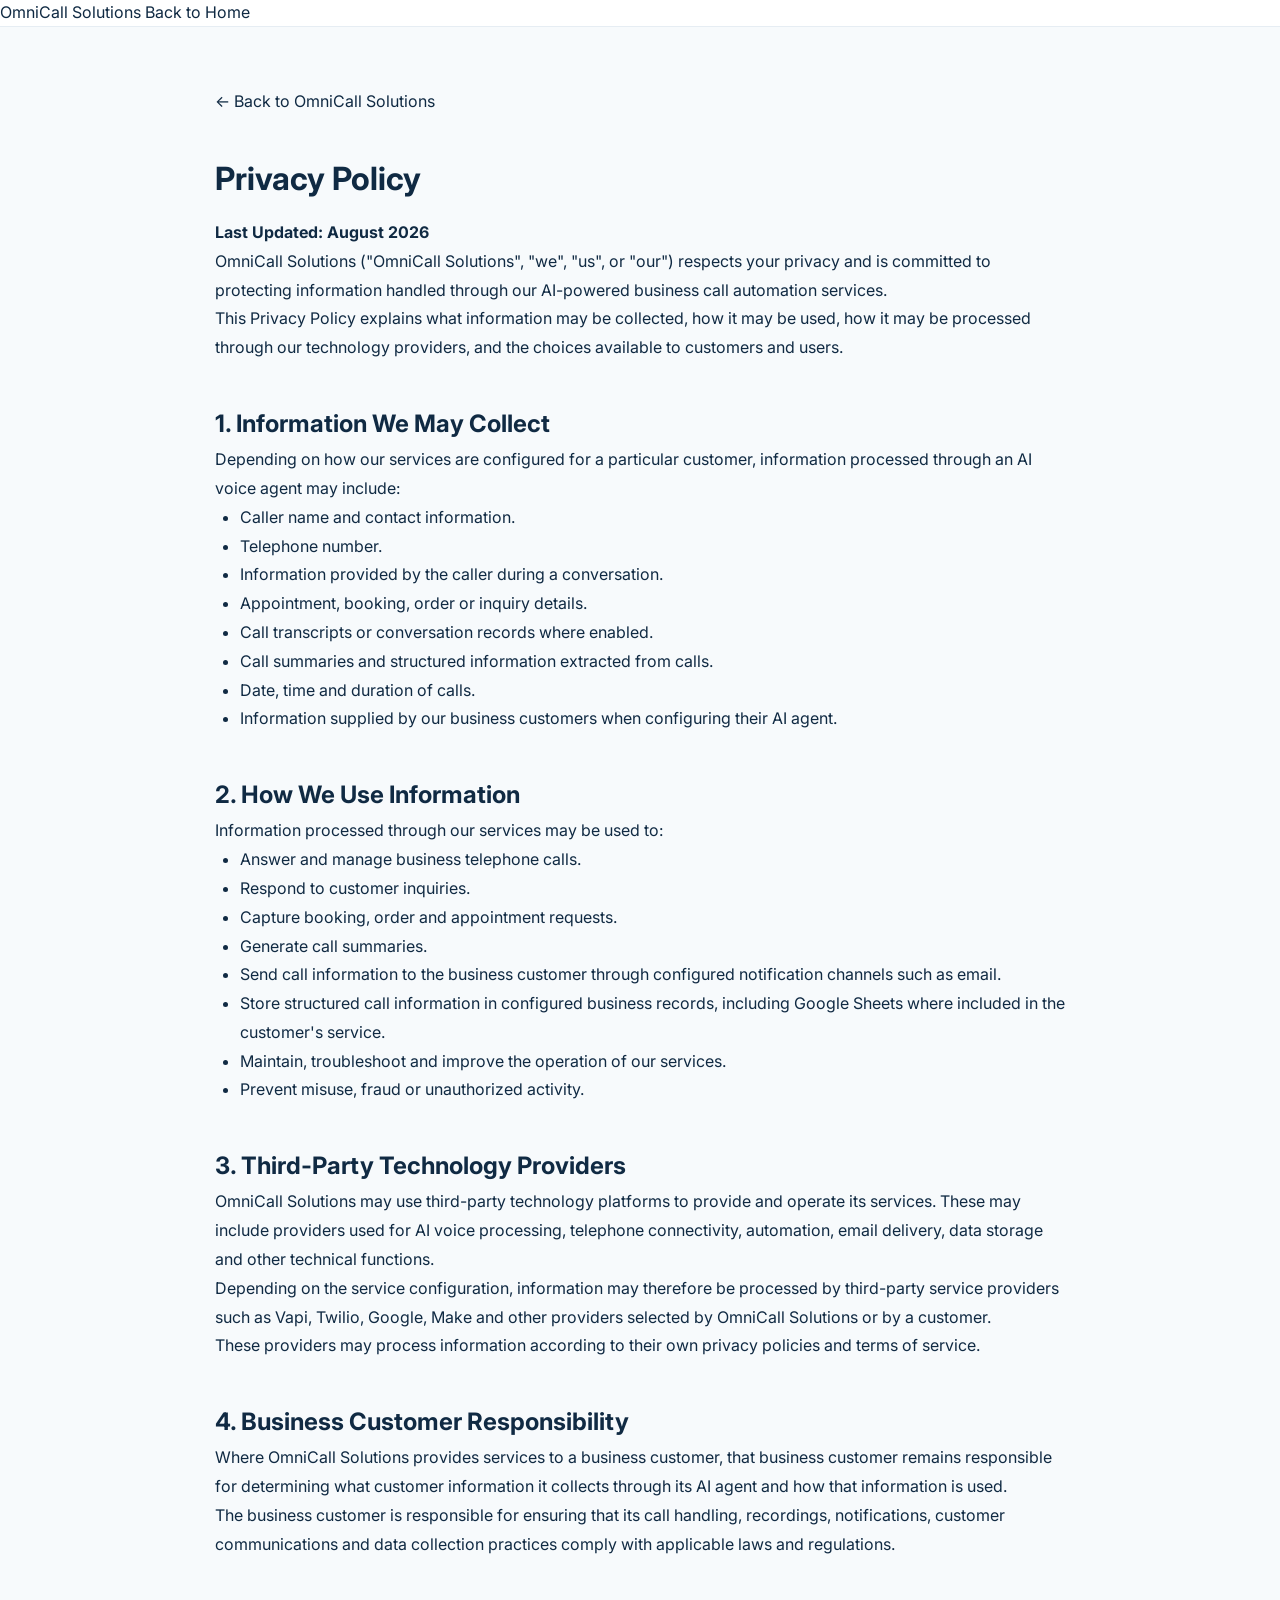
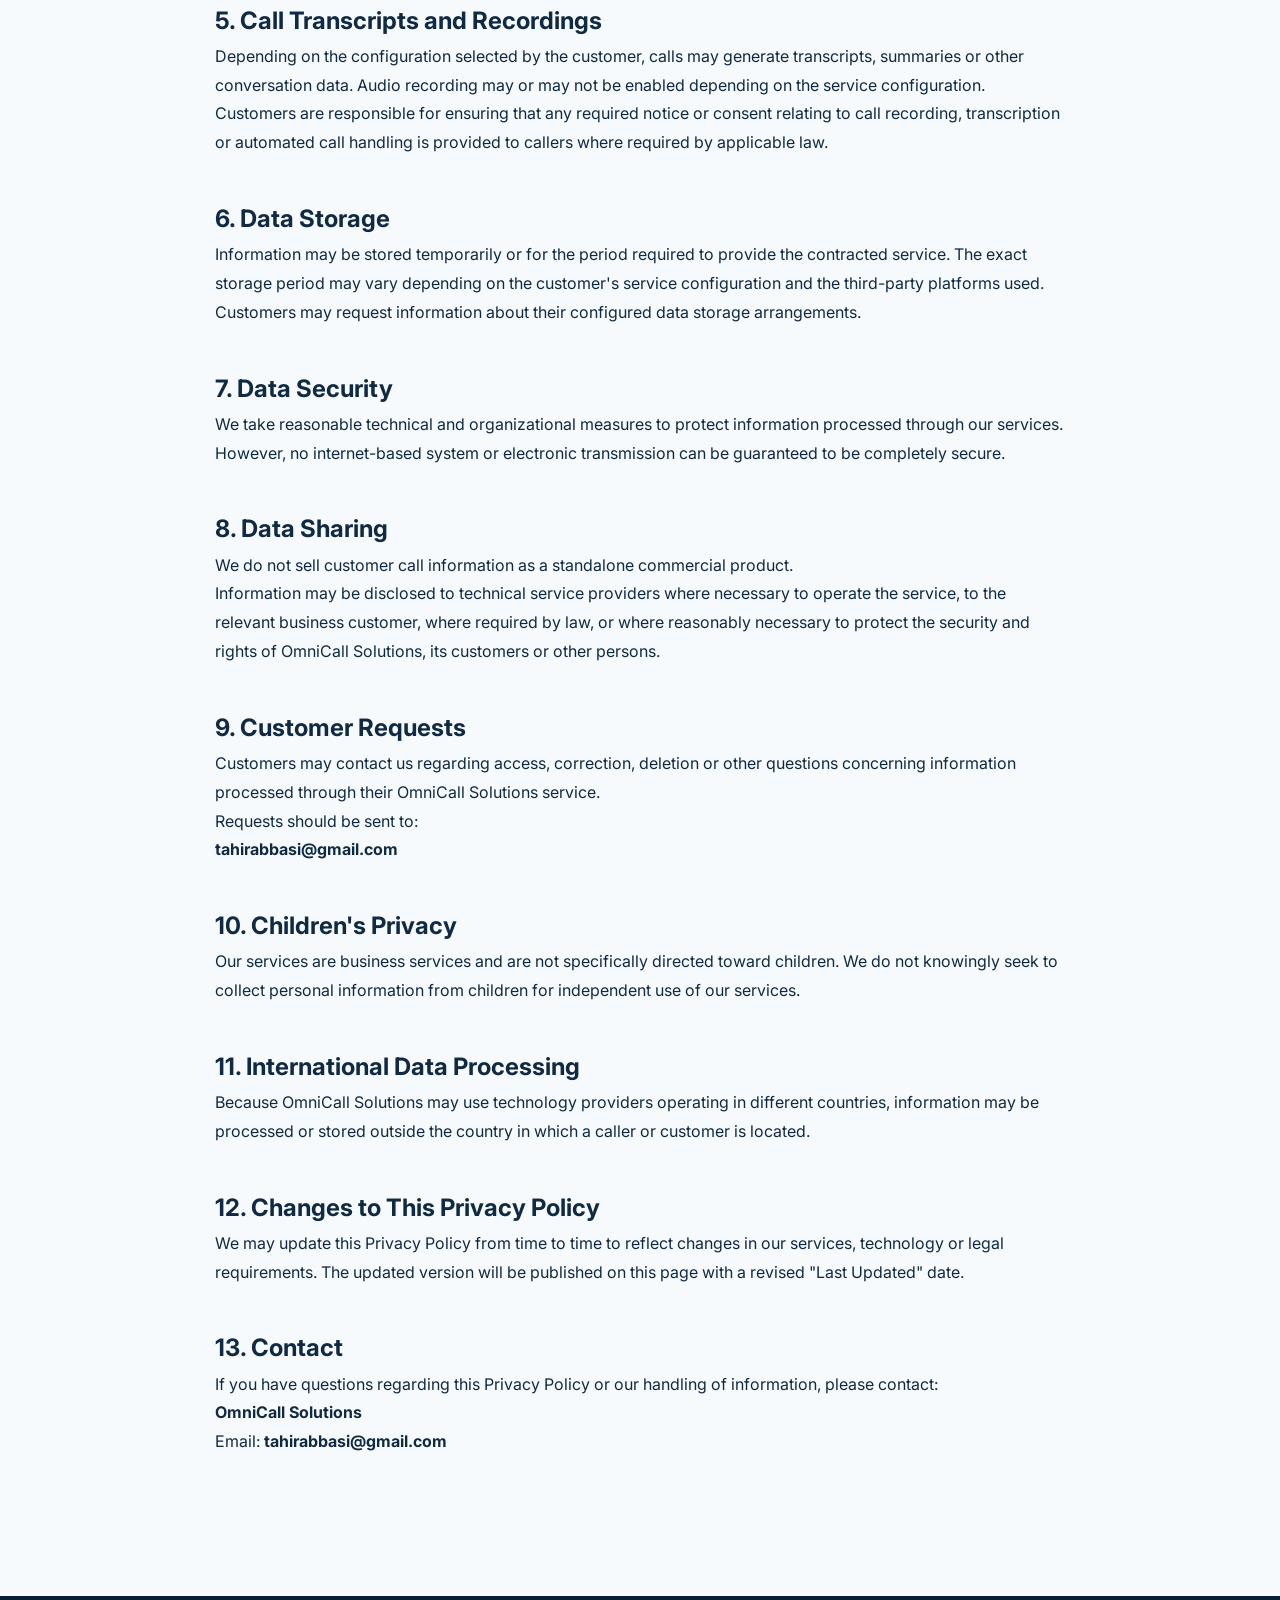
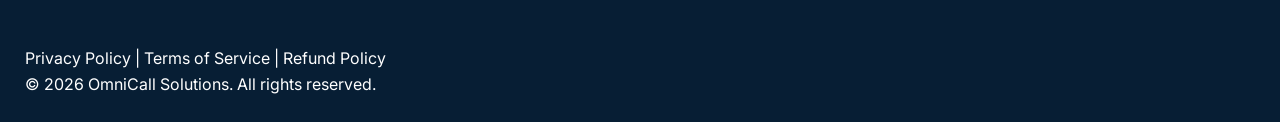
<file: privacy.html>
<!DOCTYPE html>
<html lang="en">
<head>
<meta charset="UTF-8">
<meta name="viewport" content="width=device-width, initial-scale=1.0">

<title>Privacy Policy — OmniCall Solutions</title>

<meta name="description" content="Privacy Policy for OmniCall Solutions AI voice agent and business call automation services.">

<link rel="stylesheet" href="style.css">

<link rel="preconnect" href="https://fonts.googleapis.com">
<link href="https://fonts.googleapis.com/css2?family=Sora:wght@400;600;700;800&family=Inter:wght@400;500;600&display=swap" rel="stylesheet">

<style>
.policy-page {
    max-width: 900px;
    margin: 60px auto;
    padding: 0 25px 80px;
    line-height: 1.8;
}

.policy-page h1 {
    margin-bottom: 10px;
}

.policy-page h2 {
    margin-top: 40px;
}

.policy-page p,
.policy-page li {
    font-family: Inter, sans-serif;
}

.policy-page ul {
    padding-left: 25px;
}

.policy-back {
    display: inline-block;
    margin-bottom: 35px;
    text-decoration: none;
}
</style>
</head>

<body>

<header class="topbar">
    <span class="brand-name">OmniCall Solutions</span>
    <a href="index.html" class="nav-cta">Back to Home</a>
</header>

<main class="policy-page">

<a href="index.html" class="policy-back">← Back to OmniCall Solutions</a>

<h1>Privacy Policy</h1>

<p><strong>Last Updated: August 2026</strong></p>

<p>
OmniCall Solutions ("OmniCall Solutions", "we", "us", or "our") respects your privacy and is committed to protecting information handled through our AI-powered business call automation services.
</p>

<p>
This Privacy Policy explains what information may be collected, how it may be used, how it may be processed through our technology providers, and the choices available to customers and users.
</p>

<h2>1. Information We May Collect</h2>

<p>
Depending on how our services are configured for a particular customer, information processed through an AI voice agent may include:
</p>

<ul>
<li>Caller name and contact information.</li>
<li>Telephone number.</li>
<li>Information provided by the caller during a conversation.</li>
<li>Appointment, booking, order or inquiry details.</li>
<li>Call transcripts or conversation records where enabled.</li>
<li>Call summaries and structured information extracted from calls.</li>
<li>Date, time and duration of calls.</li>
<li>Information supplied by our business customers when configuring their AI agent.</li>
</ul>

<h2>2. How We Use Information</h2>

<p>
Information processed through our services may be used to:
</p>

<ul>
<li>Answer and manage business telephone calls.</li>
<li>Respond to customer inquiries.</li>
<li>Capture booking, order and appointment requests.</li>
<li>Generate call summaries.</li>
<li>Send call information to the business customer through configured notification channels such as email.</li>
<li>Store structured call information in configured business records, including Google Sheets where included in the customer's service.</li>
<li>Maintain, troubleshoot and improve the operation of our services.</li>
<li>Prevent misuse, fraud or unauthorized activity.</li>
</ul>

<h2>3. Third-Party Technology Providers</h2>

<p>
OmniCall Solutions may use third-party technology platforms to provide and operate its services. These may include providers used for AI voice processing, telephone connectivity, automation, email delivery, data storage and other technical functions.
</p>

<p>
Depending on the service configuration, information may therefore be processed by third-party service providers such as Vapi, Twilio, Google, Make and other providers selected by OmniCall Solutions or by a customer.
</p>

<p>
These providers may process information according to their own privacy policies and terms of service.
</p>

<h2>4. Business Customer Responsibility</h2>

<p>
Where OmniCall Solutions provides services to a business customer, that business customer remains responsible for determining what customer information it collects through its AI agent and how that information is used.
</p>

<p>
The business customer is responsible for ensuring that its call handling, recordings, notifications, customer communications and data collection practices comply with applicable laws and regulations.
</p>

<h2>5. Call Transcripts and Recordings</h2>

<p>
Depending on the configuration selected by the customer, calls may generate transcripts, summaries or other conversation data. Audio recording may or may not be enabled depending on the service configuration.
</p>

<p>
Customers are responsible for ensuring that any required notice or consent relating to call recording, transcription or automated call handling is provided to callers where required by applicable law.
</p>

<h2>6. Data Storage</h2>

<p>
Information may be stored temporarily or for the period required to provide the contracted service. The exact storage period may vary depending on the customer's service configuration and the third-party platforms used.
</p>

<p>
Customers may request information about their configured data storage arrangements.
</p>

<h2>7. Data Security</h2>

<p>
We take reasonable technical and organizational measures to protect information processed through our services. However, no internet-based system or electronic transmission can be guaranteed to be completely secure.
</p>

<h2>8. Data Sharing</h2>

<p>
We do not sell customer call information as a standalone commercial product.
</p>

<p>
Information may be disclosed to technical service providers where necessary to operate the service, to the relevant business customer, where required by law, or where reasonably necessary to protect the security and rights of OmniCall Solutions, its customers or other persons.
</p>

<h2>9. Customer Requests</h2>

<p>
Customers may contact us regarding access, correction, deletion or other questions concerning information processed through their OmniCall Solutions service.
</p>

<p>
Requests should be sent to:
</p>

<p>
<strong>tahirabbasi@gmail.com</strong>
</p>

<h2>10. Children's Privacy</h2>

<p>
Our services are business services and are not specifically directed toward children. We do not knowingly seek to collect personal information from children for independent use of our services.
</p>

<h2>11. International Data Processing</h2>

<p>
Because OmniCall Solutions may use technology providers operating in different countries, information may be processed or stored outside the country in which a caller or customer is located.
</p>

<h2>12. Changes to This Privacy Policy</h2>

<p>
We may update this Privacy Policy from time to time to reflect changes in our services, technology or legal requirements. The updated version will be published on this page with a revised "Last Updated" date.
</p>

<h2>13. Contact</h2>

<p>
If you have questions regarding this Privacy Policy or our handling of information, please contact:
</p>

<p>
<strong>OmniCall Solutions</strong><br>
Email: <strong>tahirabbasi@gmail.com</strong>
</p>

</main>

<footer>
    <a href="privacy.html">Privacy Policy</a> |
    <a href="terms.html">Terms of Service</a> |
    <a href="refund.html">Refund Policy</a>

    <p>&copy; 2026 OmniCall Solutions. All rights reserved.</p>
</footer>

</body>
</html>
</file>
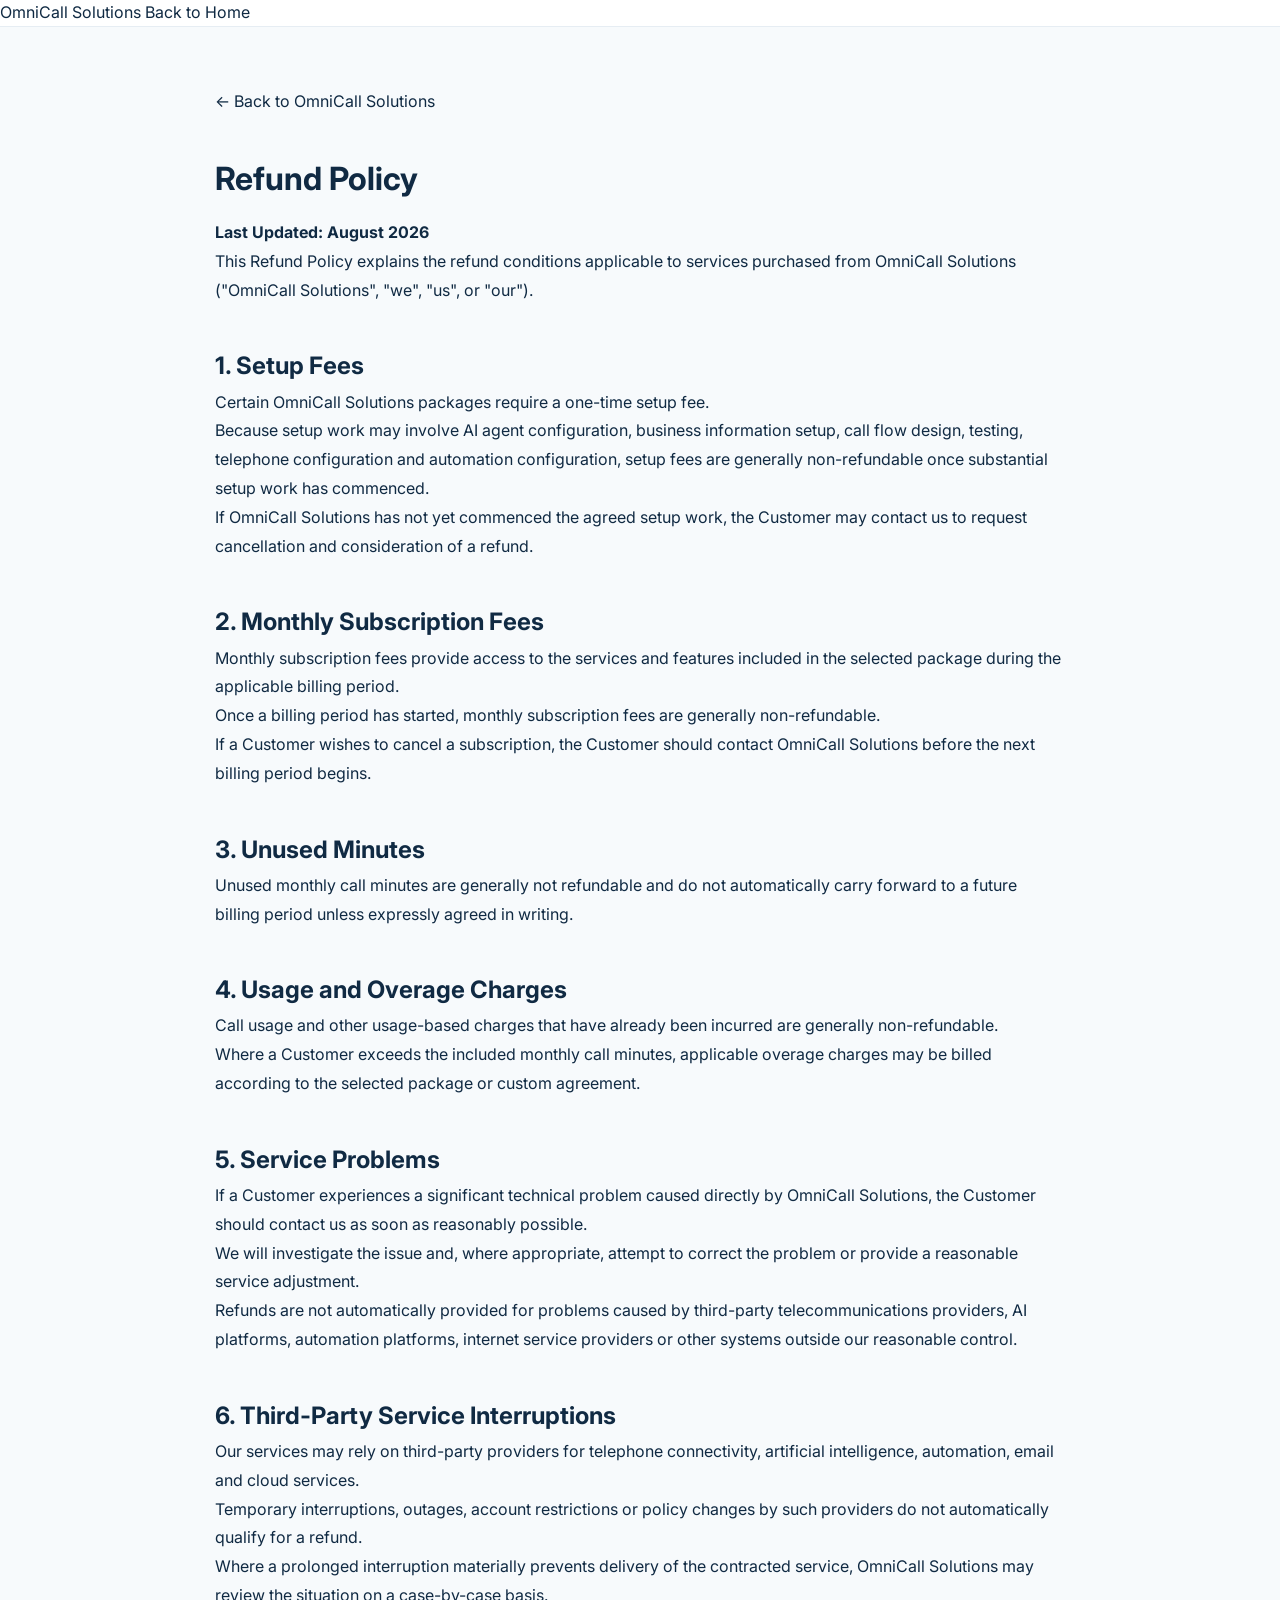
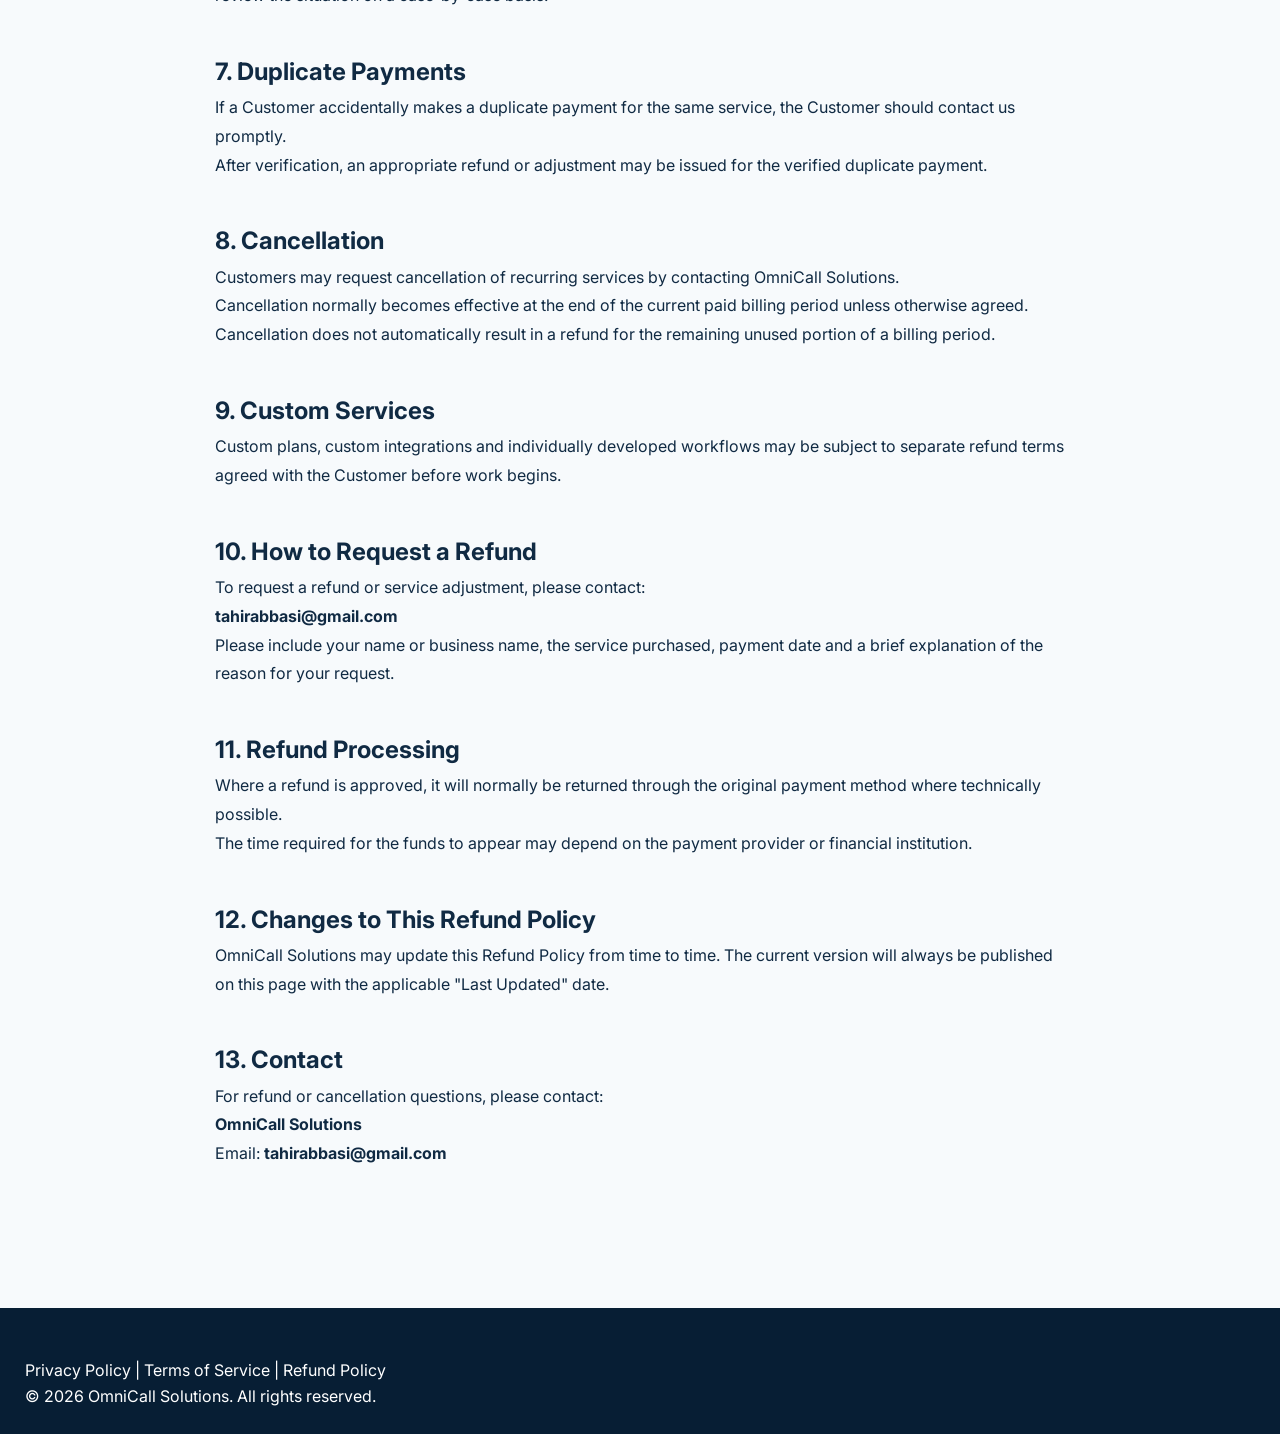
<file: refund.html>
<!DOCTYPE html>
<html lang="en">
<head>
<meta charset="UTF-8">
<meta name="viewport" content="width=device-width, initial-scale=1.0">

<title>Refund Policy — OmniCall Solutions</title>

<meta name="description" content="Refund Policy for OmniCall Solutions AI voice agent and business call automation services.">

<link rel="stylesheet" href="style.css">

<link rel="preconnect" href="https://fonts.googleapis.com">
<link href="https://fonts.googleapis.com/css2?family=Sora:wght@400;600;700;800&family=Inter:wght@400;500;600&display=swap" rel="stylesheet">

<style>
.policy-page {
    max-width: 900px;
    margin: 60px auto;
    padding: 0 25px 80px;
    line-height: 1.8;
}

.policy-page h1 {
    margin-bottom: 10px;
}

.policy-page h2 {
    margin-top: 40px;
}

.policy-page p,
.policy-page li {
    font-family: Inter, sans-serif;
}

.policy-page ul {
    padding-left: 25px;
}

.policy-back {
    display: inline-block;
    margin-bottom: 35px;
    text-decoration: none;
}
</style>
</head>

<body>

<header class="topbar">
    <span class="brand-name">OmniCall Solutions</span>
    <a href="index.html" class="nav-cta">Back to Home</a>
</header>

<main class="policy-page">

<a href="index.html" class="policy-back">← Back to OmniCall Solutions</a>

<h1>Refund Policy</h1>

<p><strong>Last Updated: August 2026</strong></p>

<p>
This Refund Policy explains the refund conditions applicable to services purchased from OmniCall Solutions ("OmniCall Solutions", "we", "us", or "our").
</p>

<h2>1. Setup Fees</h2>

<p>
Certain OmniCall Solutions packages require a one-time setup fee.
</p>

<p>
Because setup work may involve AI agent configuration, business information setup, call flow design, testing, telephone configuration and automation configuration, setup fees are generally non-refundable once substantial setup work has commenced.
</p>

<p>
If OmniCall Solutions has not yet commenced the agreed setup work, the Customer may contact us to request cancellation and consideration of a refund.
</p>

<h2>2. Monthly Subscription Fees</h2>

<p>
Monthly subscription fees provide access to the services and features included in the selected package during the applicable billing period.
</p>

<p>
Once a billing period has started, monthly subscription fees are generally non-refundable.
</p>

<p>
If a Customer wishes to cancel a subscription, the Customer should contact OmniCall Solutions before the next billing period begins.
</p>

<h2>3. Unused Minutes</h2>

<p>
Unused monthly call minutes are generally not refundable and do not automatically carry forward to a future billing period unless expressly agreed in writing.
</p>

<h2>4. Usage and Overage Charges</h2>

<p>
Call usage and other usage-based charges that have already been incurred are generally non-refundable.
</p>

<p>
Where a Customer exceeds the included monthly call minutes, applicable overage charges may be billed according to the selected package or custom agreement.
</p>

<h2>5. Service Problems</h2>

<p>
If a Customer experiences a significant technical problem caused directly by OmniCall Solutions, the Customer should contact us as soon as reasonably possible.
</p>

<p>
We will investigate the issue and, where appropriate, attempt to correct the problem or provide a reasonable service adjustment.
</p>

<p>
Refunds are not automatically provided for problems caused by third-party telecommunications providers, AI platforms, automation platforms, internet service providers or other systems outside our reasonable control.
</p>

<h2>6. Third-Party Service Interruptions</h2>

<p>
Our services may rely on third-party providers for telephone connectivity, artificial intelligence, automation, email and cloud services.
</p>

<p>
Temporary interruptions, outages, account restrictions or policy changes by such providers do not automatically qualify for a refund.
</p>

<p>
Where a prolonged interruption materially prevents delivery of the contracted service, OmniCall Solutions may review the situation on a case-by-case basis.
</p>

<h2>7. Duplicate Payments</h2>

<p>
If a Customer accidentally makes a duplicate payment for the same service, the Customer should contact us promptly.
</p>

<p>
After verification, an appropriate refund or adjustment may be issued for the verified duplicate payment.
</p>

<h2>8. Cancellation</h2>

<p>
Customers may request cancellation of recurring services by contacting OmniCall Solutions.
</p>

<p>
Cancellation normally becomes effective at the end of the current paid billing period unless otherwise agreed.
</p>

<p>
Cancellation does not automatically result in a refund for the remaining unused portion of a billing period.
</p>

<h2>9. Custom Services</h2>

<p>
Custom plans, custom integrations and individually developed workflows may be subject to separate refund terms agreed with the Customer before work begins.
</p>

<h2>10. How to Request a Refund</h2>

<p>
To request a refund or service adjustment, please contact:
</p>

<p>
<strong>tahirabbasi@gmail.com</strong>
</p>

<p>
Please include your name or business name, the service purchased, payment date and a brief explanation of the reason for your request.
</p>

<h2>11. Refund Processing</h2>

<p>
Where a refund is approved, it will normally be returned through the original payment method where technically possible.
</p>

<p>
The time required for the funds to appear may depend on the payment provider or financial institution.
</p>

<h2>12. Changes to This Refund Policy</h2>

<p>
OmniCall Solutions may update this Refund Policy from time to time. The current version will always be published on this page with the applicable "Last Updated" date.
</p>

<h2>13. Contact</h2>

<p>
For refund or cancellation questions, please contact:
</p>

<p>
<strong>OmniCall Solutions</strong><br>
Email: <strong>tahirabbasi@gmail.com</strong>
</p>

</main>

<footer>
    <a href="privacy.html">Privacy Policy</a> |
    <a href="terms.html">Terms of Service</a> |
    <a href="refund.html">Refund Policy</a>

    <p>&copy; 2026 OmniCall Solutions. All rights reserved.</p>
</footer>

</body>
</html>
</file>
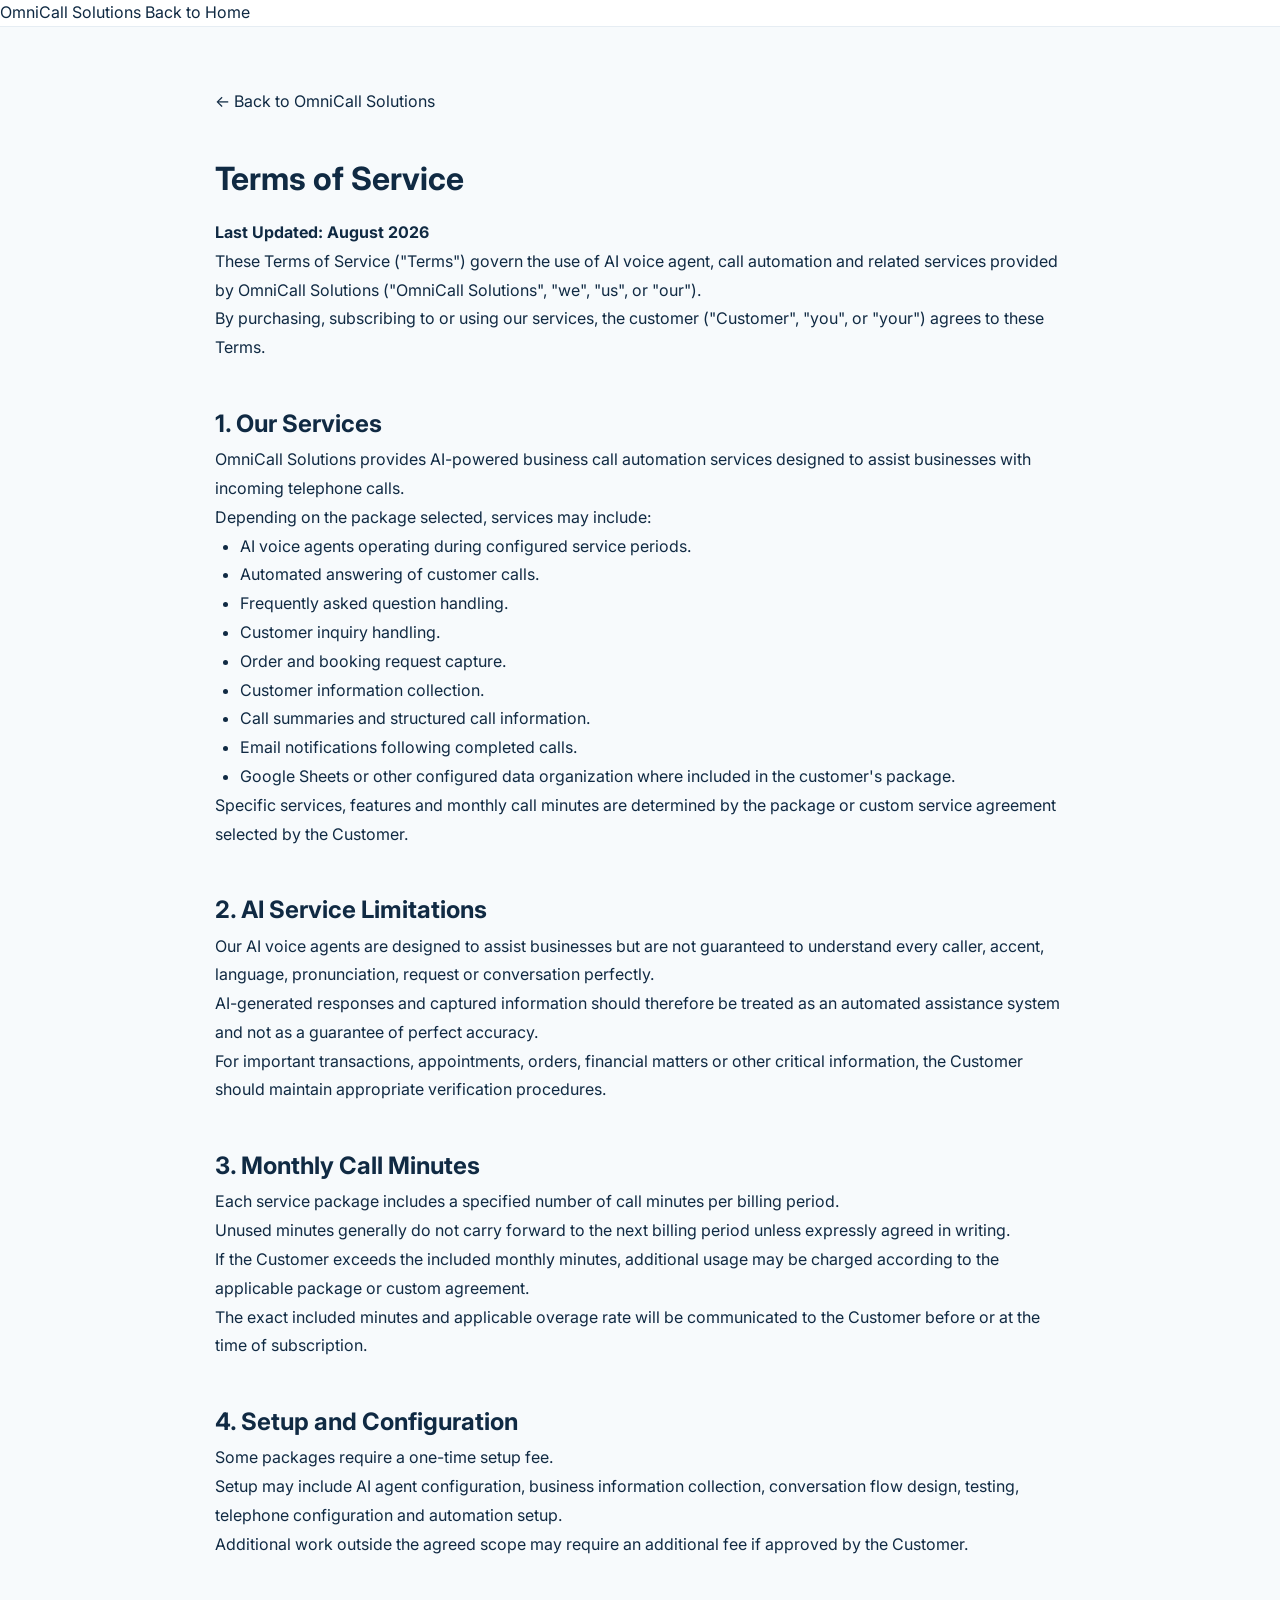
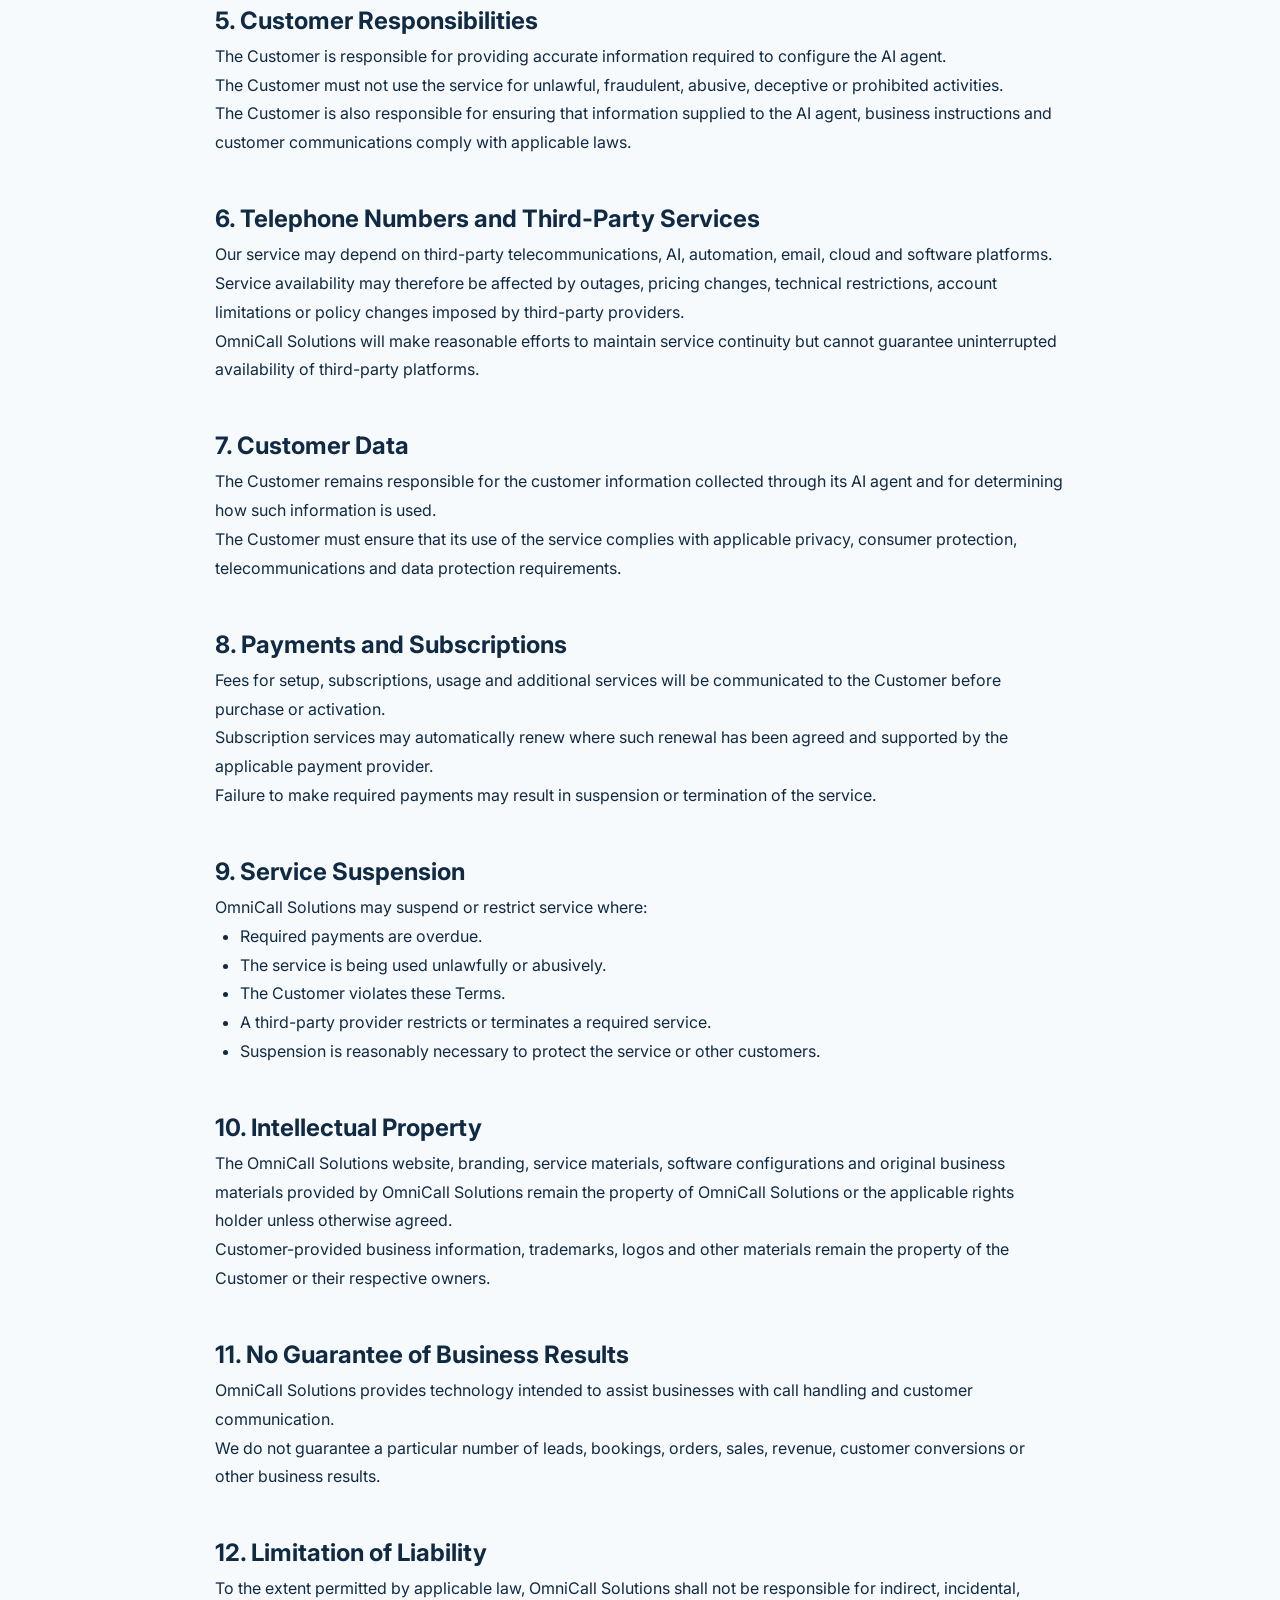
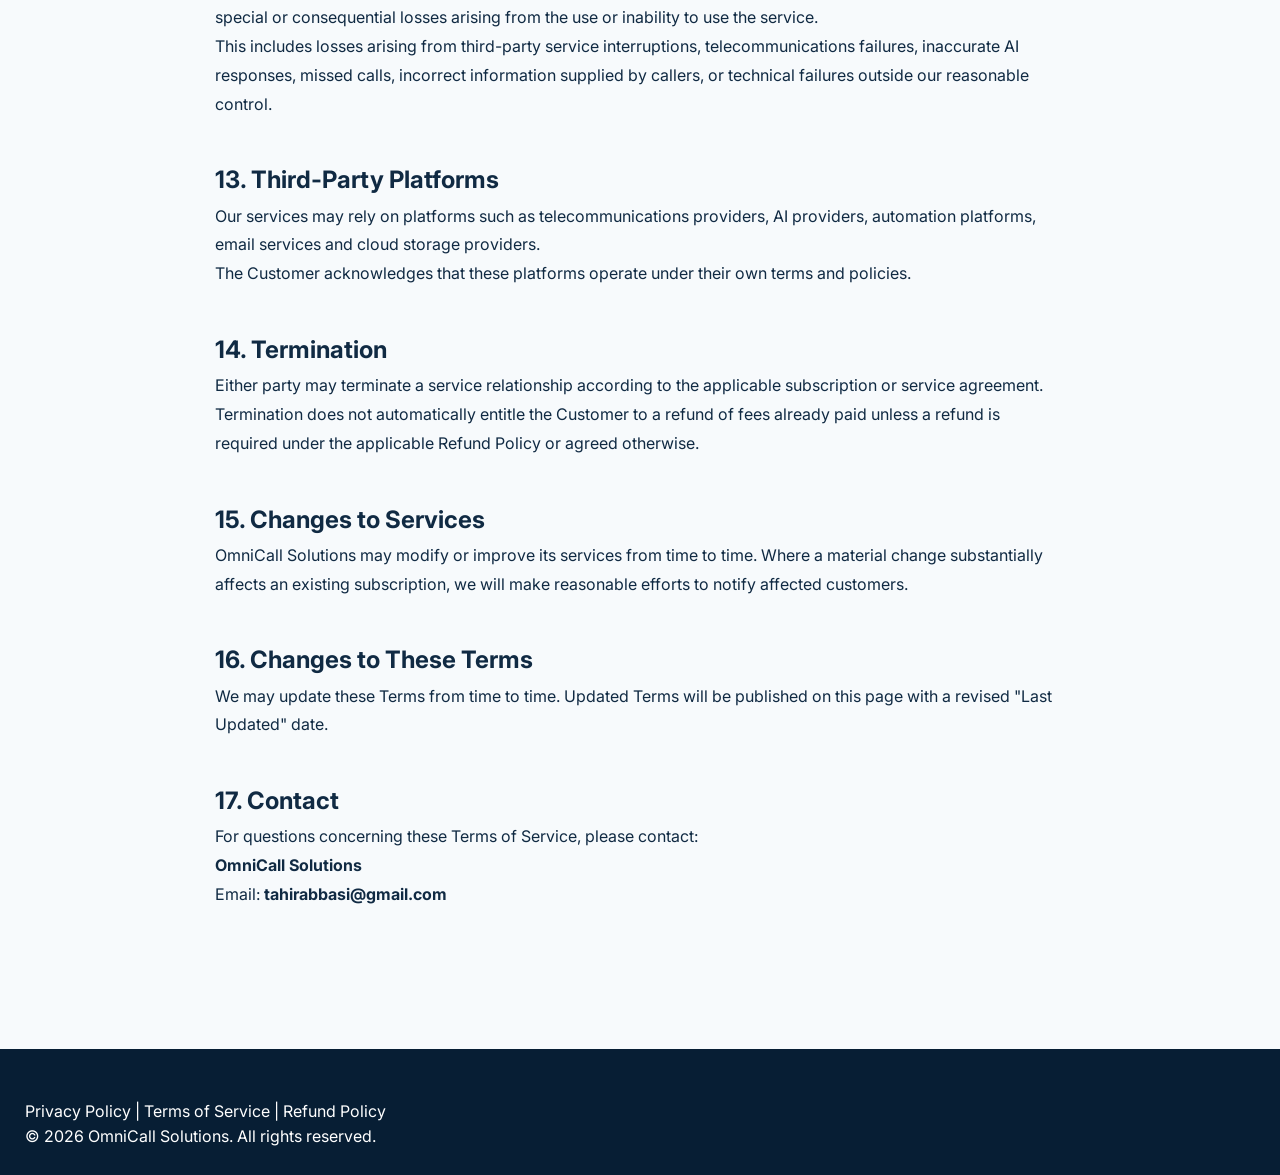
<file: terms.html>
<!DOCTYPE html>
<html lang="en">
<head>
<meta charset="UTF-8">
<meta name="viewport" content="width=device-width, initial-scale=1.0">

<title>Terms of Service — OmniCall Solutions</title>

<meta name="description" content="Terms of Service for OmniCall Solutions AI voice agent and business call automation services.">

<link rel="stylesheet" href="style.css">

<link rel="preconnect" href="https://fonts.googleapis.com">
<link href="https://fonts.googleapis.com/css2?family=Sora:wght@400;600;700;800&family=Inter:wght@400;500;600&display=swap" rel="stylesheet">

<style>
.policy-page {
    max-width: 900px;
    margin: 60px auto;
    padding: 0 25px 80px;
    line-height: 1.8;
}

.policy-page h1 {
    margin-bottom: 10px;
}

.policy-page h2 {
    margin-top: 40px;
}

.policy-page p,
.policy-page li {
    font-family: Inter, sans-serif;
}

.policy-page ul {
    padding-left: 25px;
}

.policy-back {
    display: inline-block;
    margin-bottom: 35px;
    text-decoration: none;
}
</style>
</head>

<body>

<header class="topbar">
    <span class="brand-name">OmniCall Solutions</span>
    <a href="index.html" class="nav-cta">Back to Home</a>
</header>

<main class="policy-page">

<a href="index.html" class="policy-back">← Back to OmniCall Solutions</a>

<h1>Terms of Service</h1>

<p><strong>Last Updated: August 2026</strong></p>

<p>
These Terms of Service ("Terms") govern the use of AI voice agent, call automation and related services provided by OmniCall Solutions ("OmniCall Solutions", "we", "us", or "our").
</p>

<p>
By purchasing, subscribing to or using our services, the customer ("Customer", "you", or "your") agrees to these Terms.
</p>

<h2>1. Our Services</h2>

<p>
OmniCall Solutions provides AI-powered business call automation services designed to assist businesses with incoming telephone calls.
</p>

<p>
Depending on the package selected, services may include:
</p>

<ul>
<li>AI voice agents operating during configured service periods.</li>
<li>Automated answering of customer calls.</li>
<li>Frequently asked question handling.</li>
<li>Customer inquiry handling.</li>
<li>Order and booking request capture.</li>
<li>Customer information collection.</li>
<li>Call summaries and structured call information.</li>
<li>Email notifications following completed calls.</li>
<li>Google Sheets or other configured data organization where included in the customer's package.</li>
</ul>

<p>
Specific services, features and monthly call minutes are determined by the package or custom service agreement selected by the Customer.
</p>

<h2>2. AI Service Limitations</h2>

<p>
Our AI voice agents are designed to assist businesses but are not guaranteed to understand every caller, accent, language, pronunciation, request or conversation perfectly.
</p>

<p>
AI-generated responses and captured information should therefore be treated as an automated assistance system and not as a guarantee of perfect accuracy.
</p>

<p>
For important transactions, appointments, orders, financial matters or other critical information, the Customer should maintain appropriate verification procedures.
</p>

<h2>3. Monthly Call Minutes</h2>

<p>
Each service package includes a specified number of call minutes per billing period.
</p>

<p>
Unused minutes generally do not carry forward to the next billing period unless expressly agreed in writing.
</p>

<p>
If the Customer exceeds the included monthly minutes, additional usage may be charged according to the applicable package or custom agreement.
</p>

<p>
The exact included minutes and applicable overage rate will be communicated to the Customer before or at the time of subscription.
</p>

<h2>4. Setup and Configuration</h2>

<p>
Some packages require a one-time setup fee.
</p>

<p>
Setup may include AI agent configuration, business information collection, conversation flow design, testing, telephone configuration and automation setup.
</p>

<p>
Additional work outside the agreed scope may require an additional fee if approved by the Customer.
</p>

<h2>5. Customer Responsibilities</h2>

<p>
The Customer is responsible for providing accurate information required to configure the AI agent.
</p>

<p>
The Customer must not use the service for unlawful, fraudulent, abusive, deceptive or prohibited activities.
</p>

<p>
The Customer is also responsible for ensuring that information supplied to the AI agent, business instructions and customer communications comply with applicable laws.
</p>

<h2>6. Telephone Numbers and Third-Party Services</h2>

<p>
Our service may depend on third-party telecommunications, AI, automation, email, cloud and software platforms.
</p>

<p>
Service availability may therefore be affected by outages, pricing changes, technical restrictions, account limitations or policy changes imposed by third-party providers.
</p>

<p>
OmniCall Solutions will make reasonable efforts to maintain service continuity but cannot guarantee uninterrupted availability of third-party platforms.
</p>

<h2>7. Customer Data</h2>

<p>
The Customer remains responsible for the customer information collected through its AI agent and for determining how such information is used.
</p>

<p>
The Customer must ensure that its use of the service complies with applicable privacy, consumer protection, telecommunications and data protection requirements.
</p>

<h2>8. Payments and Subscriptions</h2>

<p>
Fees for setup, subscriptions, usage and additional services will be communicated to the Customer before purchase or activation.
</p>

<p>
Subscription services may automatically renew where such renewal has been agreed and supported by the applicable payment provider.
</p>

<p>
Failure to make required payments may result in suspension or termination of the service.
</p>

<h2>9. Service Suspension</h2>

<p>
OmniCall Solutions may suspend or restrict service where:
</p>

<ul>
<li>Required payments are overdue.</li>
<li>The service is being used unlawfully or abusively.</li>
<li>The Customer violates these Terms.</li>
<li>A third-party provider restricts or terminates a required service.</li>
<li>Suspension is reasonably necessary to protect the service or other customers.</li>
</ul>

<h2>10. Intellectual Property</h2>

<p>
The OmniCall Solutions website, branding, service materials, software configurations and original business materials provided by OmniCall Solutions remain the property of OmniCall Solutions or the applicable rights holder unless otherwise agreed.
</p>

<p>
Customer-provided business information, trademarks, logos and other materials remain the property of the Customer or their respective owners.
</p>

<h2>11. No Guarantee of Business Results</h2>

<p>
OmniCall Solutions provides technology intended to assist businesses with call handling and customer communication.
</p>

<p>
We do not guarantee a particular number of leads, bookings, orders, sales, revenue, customer conversions or other business results.
</p>

<h2>12. Limitation of Liability</h2>

<p>
To the extent permitted by applicable law, OmniCall Solutions shall not be responsible for indirect, incidental, special or consequential losses arising from the use or inability to use the service.
</p>

<p>
This includes losses arising from third-party service interruptions, telecommunications failures, inaccurate AI responses, missed calls, incorrect information supplied by callers, or technical failures outside our reasonable control.
</p>

<h2>13. Third-Party Platforms</h2>

<p>
Our services may rely on platforms such as telecommunications providers, AI providers, automation platforms, email services and cloud storage providers.
</p>

<p>
The Customer acknowledges that these platforms operate under their own terms and policies.
</p>

<h2>14. Termination</h2>

<p>
Either party may terminate a service relationship according to the applicable subscription or service agreement.
</p>

<p>
Termination does not automatically entitle the Customer to a refund of fees already paid unless a refund is required under the applicable Refund Policy or agreed otherwise.
</p>

<h2>15. Changes to Services</h2>

<p>
OmniCall Solutions may modify or improve its services from time to time. Where a material change substantially affects an existing subscription, we will make reasonable efforts to notify affected customers.
</p>

<h2>16. Changes to These Terms</h2>

<p>
We may update these Terms from time to time. Updated Terms will be published on this page with a revised "Last Updated" date.
</p>

<h2>17. Contact</h2>

<p>
For questions concerning these Terms of Service, please contact:
</p>

<p>
<strong>OmniCall Solutions</strong><br>
Email: <strong>tahirabbasi@gmail.com</strong>
</p>

</main>

<footer>
    <a href="privacy.html">Privacy Policy</a> |
    <a href="terms.html">Terms of Service</a> |
    <a href="refund.html">Refund Policy</a>

    <p>&copy; 2026 OmniCall Solutions. All rights reserved.</p>
</footer>

</body>
</html>
</file>
<file: style.css>
/* =========================================
   OMNICALL SOLUTIONS
   MAIN WEBSITE STYLES
========================================= */

* {
  margin: 0;
  padding: 0;
  box-sizing: border-box;
}

html {
  scroll-behavior: smooth;
}

body {
  font-family: "Inter", sans-serif;
  color: #102a43;
  background: #f7fafc;
  line-height: 1.6;
}

a {
  text-decoration: none;
  color: inherit;
}

img {
  max-width: 100%;
  display: block;
}

section {
  width: 100%;
}


/* =========================================
   NAVIGATION
========================================= */

.topbar {
  width: 100%;
  background: #ffffff;
  border-bottom: 1px solid #e6edf3;
  position: sticky;
  top: 0;
  z-index: 1000;
}

.nav-container {
  max-width: 1180px;
  margin: auto;
  min-height: 82px;
  padding: 12px 25px;

  display: flex;
  align-items: center;
  justify-content: space-between;
  gap: 25px;
}

.logo-link {
  display: flex;
  align-items: center;
}

.logo {
  width: 145px;
  height: auto;
}

.navigation {
  display: flex;
  align-items: center;
  gap: 30px;
}

.navigation a {
  font-size: 14px;
  font-weight: 600;
  color: #334e68;
  transition: 0.2s ease;
}

.navigation a:hover {
  color: #168aad;
}

.nav-button {
  background: #0b5fa5;
  color: white;
  padding: 12px 21px;
  border-radius: 9px;
  font-size: 14px;
  font-weight: 700;
  transition: 0.2s ease;
}

.nav-button:hover {
  background: #084c86;
}


/* =========================================
   HERO
========================================= */

.hero {
  background:
    radial-gradient(circle at 80% 20%, rgba(51, 181, 230, 0.14), transparent 32%),
    linear-gradient(135deg, #ffffff 0%, #eef8fc 100%);

  padding: 105px 25px 95px;
}

.hero-container {
  max-width: 1080px;
  margin: auto;
}

.hero-content {
  max-width: 900px;
  margin: auto;
  text-align: center;
}

.hero-label,
.section-label {
  display: inline-block;

  color: #0b72a8;
  font-size: 12px;
  font-weight: 800;
  letter-spacing: 1.8px;
  margin-bottom: 18px;
}

.hero h1 {
  font-family: "Sora", sans-serif;
  font-size: clamp(40px, 6vw, 70px);
  line-height: 1.08;
  letter-spacing: -2px;
  color: #092b4c;
  margin-bottom: 25px;
}

.hero-subtitle {
  font-family: "Sora", sans-serif;
  font-size: clamp(20px, 3vw, 29px);
  font-weight: 700;
  color: #126a9c;
  margin-bottom: 22px;
}

.hero-description {
  max-width: 820px;
  margin: auto;

  color: #526b80;
  font-size: 18px;
  line-height: 1.8;
}

.email-highlight {
  max-width: 720px;
  margin: 30px auto;

  display: flex;
  align-items: center;
  justify-content: center;
  gap: 10px;

  padding: 17px 22px;

  background: #ffffff;
  border: 1px solid #cfe6f1;
  border-radius: 12px;

  color: #164e70;
  box-shadow: 0 10px 30px rgba(18, 73, 102, 0.07);
}

.email-icon {
  font-size: 22px;
  color: #0b72a8;
}

.business-tags {
  display: flex;
  flex-wrap: wrap;
  justify-content: center;
  gap: 9px;
  margin: 28px auto;
}

.business-tags span {
  background: #ffffff;
  border: 1px solid #d9e8ef;
  color: #486581;

  padding: 8px 13px;
  border-radius: 50px;

  font-size: 13px;
  font-weight: 600;
}

.hero-buttons,
.cta-buttons {
  display: flex;
  justify-content: center;
  flex-wrap: wrap;
  gap: 14px;
  margin-top: 30px;
}

.primary-button,
.secondary-button {
  display: inline-flex;
  align-items: center;
  justify-content: center;

  min-width: 170px;
  padding: 15px 25px;

  border-radius: 9px;

  font-weight: 700;
  font-size: 15px;

  transition: 0.2s ease;
}

.primary-button {
  background: #0b72a8;
  color: #ffffff;
}

.primary-button:hover {
  background: #085b87;
  transform: translateY(-2px);
}

.secondary-button {
  background: #ffffff;
  color: #0b5fa5;
  border: 1px solid #a9cfdf;
}

.secondary-button:hover {
  background: #edf8fc;
}

.hero-bottom-text {
  margin-top: 30px;
  color: #647b8c;
  font-size: 14px;
}


/* =========================================
   GENERAL SECTION
========================================= */

.services,
.pricing {
  padding: 95px 25px;
  background: #ffffff;
}

.how-it-works {
  padding: 95px 25px;
  background: #f1f7fa;
}

.section-container {
  max-width: 1180px;
  margin: auto;
}

.section-heading {
  max-width: 780px;
  margin: 0 auto 55px;
  text-align: center;
}

.section-heading h2,
.demo h2,
.final-cta h2 {
  font-family: "Sora", sans-serif;
  font-size: clamp(30px, 4vw, 48px);
  line-height: 1.2;
  color: #092b4c;
  margin-bottom: 18px;
}

.section-heading p {
  color: #60788b;
  font-size: 17px;
}


/* =========================================
   SERVICES
========================================= */

.service-grid {
  display: grid;
  grid-template-columns: repeat(3, 1fr);
  gap: 22px;
}

.service-card {
  padding: 30px;

  background: #ffffff;
  border: 1px solid #e1ebf0;
  border-radius: 16px;

  box-shadow: 0 12px 35px rgba(16, 52, 73, 0.05);

  transition: 0.25s ease;
}

.service-card:hover {
  transform: translateY(-5px);
  box-shadow: 0 18px 45px rgba(16, 52, 73, 0.10);
}

.service-icon {
  width: 48px;
  height: 48px;

  display: flex;
  align-items: center;
  justify-content: center;

  border-radius: 12px;

  background: #e7f6fb;
  color: #0b72a8;

  font-size: 23px;
  font-weight: 800;

  margin-bottom: 20px;
}

.service-card h3 {
  font-family: "Sora", sans-serif;
  color: #143b5a;
  font-size: 20px;
  margin-bottom: 10px;
}

.service-card p {
  color: #60788b;
  font-size: 14px;
}


/* =========================================
   HOW IT WORKS
========================================= */

.steps {
  display: grid;
  grid-template-columns: repeat(4, 1fr);
  gap: 20px;
}

.step {
  background: #ffffff;
  border-radius: 15px;
  padding: 28px;
  border: 1px solid #dce9ef;
}

.step-number {
  color: #0b72a8;
  font-family: "Sora", sans-serif;
  font-size: 28px;
  font-weight: 800;
  margin-bottom: 18px;
}

.step h3 {
  color: #143b5a;
  font-family: "Sora", sans-serif;
  font-size: 18px;
  margin-bottom: 9px;
}

.step p {
  color: #60788b;
  font-size: 14px;
}


/* =========================================
   PRICING
========================================= */

.pricing {
  background: #f8fbfd;
}

.pricing-grid {
  display: grid;
  grid-template-columns: repeat(3, 1fr);
  gap: 25px;
  align-items: stretch;
}

.pricing-card {
  position: relative;

  background: #ffffff;

  border: 1px solid #dce8ee;
  border-radius: 18px;

  padding: 36px 30px 30px;

  box-shadow: 0 15px 45px rgba(17, 57, 80, 0.06);

  display: flex;
  flex-direction: column;
}

.pricing-card.popular {
  border: 2px solid #0b72a8;
  box-shadow: 0 20px 50px rgba(11, 114, 168, 0.13);
}

.popular-badge {
  position: absolute;
  top: -14px;
  left: 50%;
  transform: translateX(-50%);

  background: #0b72a8;
  color: #ffffff;

  padding: 6px 15px;
  border-radius: 50px;

  font-size: 11px;
  font-weight: 800;
  letter-spacing: 0.8px;
  white-space: nowrap;
}

.plan-name {
  font-size: 13px;
  font-weight: 800;
  letter-spacing: 1.5px;
  margin-bottom: 12px;
}

.starter-name {
  color: #169447;
}

.gold-name {
  color: #bd8b00;
}

.premium-name {
  color: #7650bd;
}

.pricing-card h3 {
  font-family: "Sora", sans-serif;
  font-size: 23px;
  color: #123b5a;
  margin-bottom: 10px;
}

.plan-description {
  color: #6a8191;
  font-size: 14px;
  min-height: 68px;
}

.setup-price {
  margin-top: 25px;
  display: flex;
  align-items: baseline;
  gap: 7px;
}

.setup-price strong {
  font-family: "Sora", sans-serif;
  font-size: 29px;
  color: #092b4c;
}

.setup-price span {
  font-size: 12px;
  color: #718797;
}

.monthly-price {
  font-family: "Sora", sans-serif;
  font-size: 25px;
  font-weight: 700;
  color: #0b72a8;
  margin-top: 5px;
}

.monthly-price span {
  font-family: "Inter", sans-serif;
  font-size: 13px;
  font-weight: 500;
  color: #708797;
}

.minutes {
  margin-top: 20px;
  padding: 13px;

  background: #edf8fc;
  border-radius: 9px;

  color: #41677d;
  font-size: 13px;
  text-align: center;
}

.minutes strong {
  color: #0b6495;
  font-size: 17px;
}

.features {
  list-style: none;
  margin: 24px 0 15px;
}

.features li {
  padding: 7px 0;
  color: #4d6677;
  font-size: 13px;
  border-bottom: 1px solid #edf2f5;
}

.features li:last-child {
  border-bottom: none;
}

.overage {
  margin-top: auto;
  padding-top: 15px;

  color: #738796;
  font-size: 12px;
  text-align: center;
}

.plan-button {
  display: block;

  margin-top: 20px;

  padding: 14px;

  text-align: center;

  background: #0b72a8;
  color: #ffffff;

  border-radius: 9px;

  font-size: 14px;
  font-weight: 700;

  transition: 0.2s ease;
}

.plan-button:hover {
  background: #084f78;
  transform: translateY(-2px);
}

.gold-button {
  background: #b88400;
}

.gold-button:hover {
  background: #946c00;
}

.premium-button {
  background: #7045b2;
}

.premium-button:hover {
  background: #57348d;
}


/* =========================================
   CUSTOM PLAN
========================================= */

.custom-plan {
  margin-top: 45px;

  padding: 35px;

  background: #092b4c;
  color: #ffffff;

  border-radius: 18px;

  display: flex;
  align-items: center;
  justify-content: space-between;
  gap: 30px;
}

.custom-plan .section-label {
  color: #71d1f0;
  margin-bottom: 10px;
}

.custom-plan h3 {
  font-family: "Sora", sans-serif;
  font-size: 27px;
  margin-bottom: 10px;
}

.custom-plan p {
  max-width: 750px;
  color: #c7d8e3;
  font-size: 14px;
}

.custom-button {
  flex-shrink: 0;

  background: #ffffff;
  color: #0b5fa5;

  padding: 14px 22px;

  border-radius: 9px;

  font-size: 14px;
  font-weight: 700;
}


/* =========================================
   DEMO
========================================= */

.demo {
  padding: 105px 25px;

  background:
    radial-gradient(circle at 50% 0%, rgba(64, 191, 228, 0.15), transparent 40%),
    #092b4c;

  color: #ffffff;
}

.demo-container {
  max-width: 850px;
  margin: auto;
  text-align: center;
}

.demo .section-label {
  color: #71d1f0;
}

.demo h2 {
  color: #ffffff;
}

.demo-lead {
  font-family: "Sora", sans-serif;
  color: #aee5f5;
  font-size: 22px;
  font-weight: 600;
}

.demo p:not(.demo-lead) {
  color: #d1e0e8;
  font-size: 16px;
  line-height: 1.8;
  margin-top: 18px;
}

.demo-phone {
  display: block;

  max-width: 430px;
  margin: 35px auto 15px;

  padding: 17px 25px;

  background: #ffffff;
  color: #0b5fa5;

  border-radius: 10px;

  font-family: "Sora", sans-serif;
  font-size: 20px;
  font-weight: 700;

  transition: 0.2s ease;
}

.demo-phone:hover {
  transform: translateY(-2px);
}

.email-button {
  display: inline-block;

  margin-top: 10px;

  padding: 13px 25px;

  border: 1px solid rgba(255,255,255,0.4);
  border-radius: 9px;

  color: #ffffff;

  font-weight: 700;
}


/* =========================================
   FINAL CTA
========================================= */

.final-cta {
  padding: 90px 25px;
  background: #ffffff;
  text-align: center;
}

.final-cta p {
  max-width: 650px;
  margin: auto;

  color: #647b8c;
  font-size: 16px;
}


/* =========================================
   FOOTER
========================================= */

footer {
  background: #071e34;
  color: #ffffff;
  padding: 50px 25px 25px;
}

.footer-container {
  max-width: 1100px;
  margin: auto;

  display: flex;
  justify-content: space-between;
  align-items: center;

  gap: 30px;
}

.footer-brand {
  max-width: 300px;
}

.footer-logo {
  width: 145px;
  background: #ffffff;
  padding: 7px;
  border-radius: 8px;
  margin-bottom: 12px;
}

.footer-brand p {
  color: #afc3d0;
  font-size: 13px;
}

.footer-links {
  display: flex;
  flex-wrap: wrap;
  justify-content: flex-end;
  gap: 20px;
}

.footer-links a {
  color: #d2e1e9;
  font-size: 13px;
}

.footer-links a:hover {
  color: #71d1f0;
}

.copyright {
  max-width: 1100px;
  margin: 35px auto 0;
  padding-top: 20px;

  border-top: 1px solid rgba(255,255,255,0.12);

  text-align: center;

  color: #8199a8;
  font-size: 12px;
}


/* =========================================
   MOBILE
========================================= */

@media (max-width: 900px) {

  .navigation {
    display: none;
  }

  .service-grid {
    grid-template-columns: repeat(2, 1fr);
  }

  .pricing-grid {
    grid-template-columns: 1fr;
    max-width: 520px;
    margin: auto;
  }

  .steps {
    grid-template-columns: repeat(2, 1fr);
  }

  .custom-plan {
    flex-direction: column;
    align-items: flex-start;
  }

}


@media (max-width: 600px) {

  .nav-container {
    min-height: 70px;
    padding: 10px 17px;
  }

  .logo {
    width: 120px;
  }

  .nav-button {
    padding: 10px 14px;
    font-size: 12px;
  }

  .hero {
    padding: 75px 18px 70px;
  }

  .hero h1 {
    font-size: 38px;
    letter-spacing: -1.3px;
  }

  .hero-subtitle {
    font-size: 20px;
  }

  .hero-description {
    font-size: 15px;
  }

  .email-highlight {
    font-size: 13px;
    flex-direction: column;
  }

  .business-tags {
    gap: 6px;
  }

  .business-tags span {
    font-size: 11px;
    padding: 6px 9px;
  }

  .primary-button,
  .secondary-button {
    width: 100%;
  }

  .services,
  .pricing,
  .how-it-works {
    padding: 70px 18px;
  }

  .service-grid {
    grid-template-columns: 1fr;
  }

  .steps {
    grid-template-columns: 1fr;
  }

  .section-heading {
    margin-bottom: 40px;
  }

  .section-heading h2,
  .demo h2,
  .final-cta h2 {
    font-size: 31px;
  }

  .pricing-card {
    padding: 32px 23px 25px;
  }

  .custom-plan {
    padding: 27px 22px;
  }

  .custom-plan h3 {
    font-size: 23px;
  }

  .custom-button {
    width: 100%;
    text-align: center;
  }

  .demo {
    padding: 75px 18px;
  }

  .demo-phone {
    font-size: 17px;
  }

  .footer-container {
    flex-direction: column;
    align-items: flex-start;
  }

  .footer-links {
    justify-content: flex-start;
    gap: 13px;
  }

}
/* Keep all pricing buttons aligned at the bottom
   without changing the existing card design */
.pricing-card {
  display: flex;
  flex-direction: column;
}

.pricing-card .plan-button {
  margin-top: auto;
}
</file>
